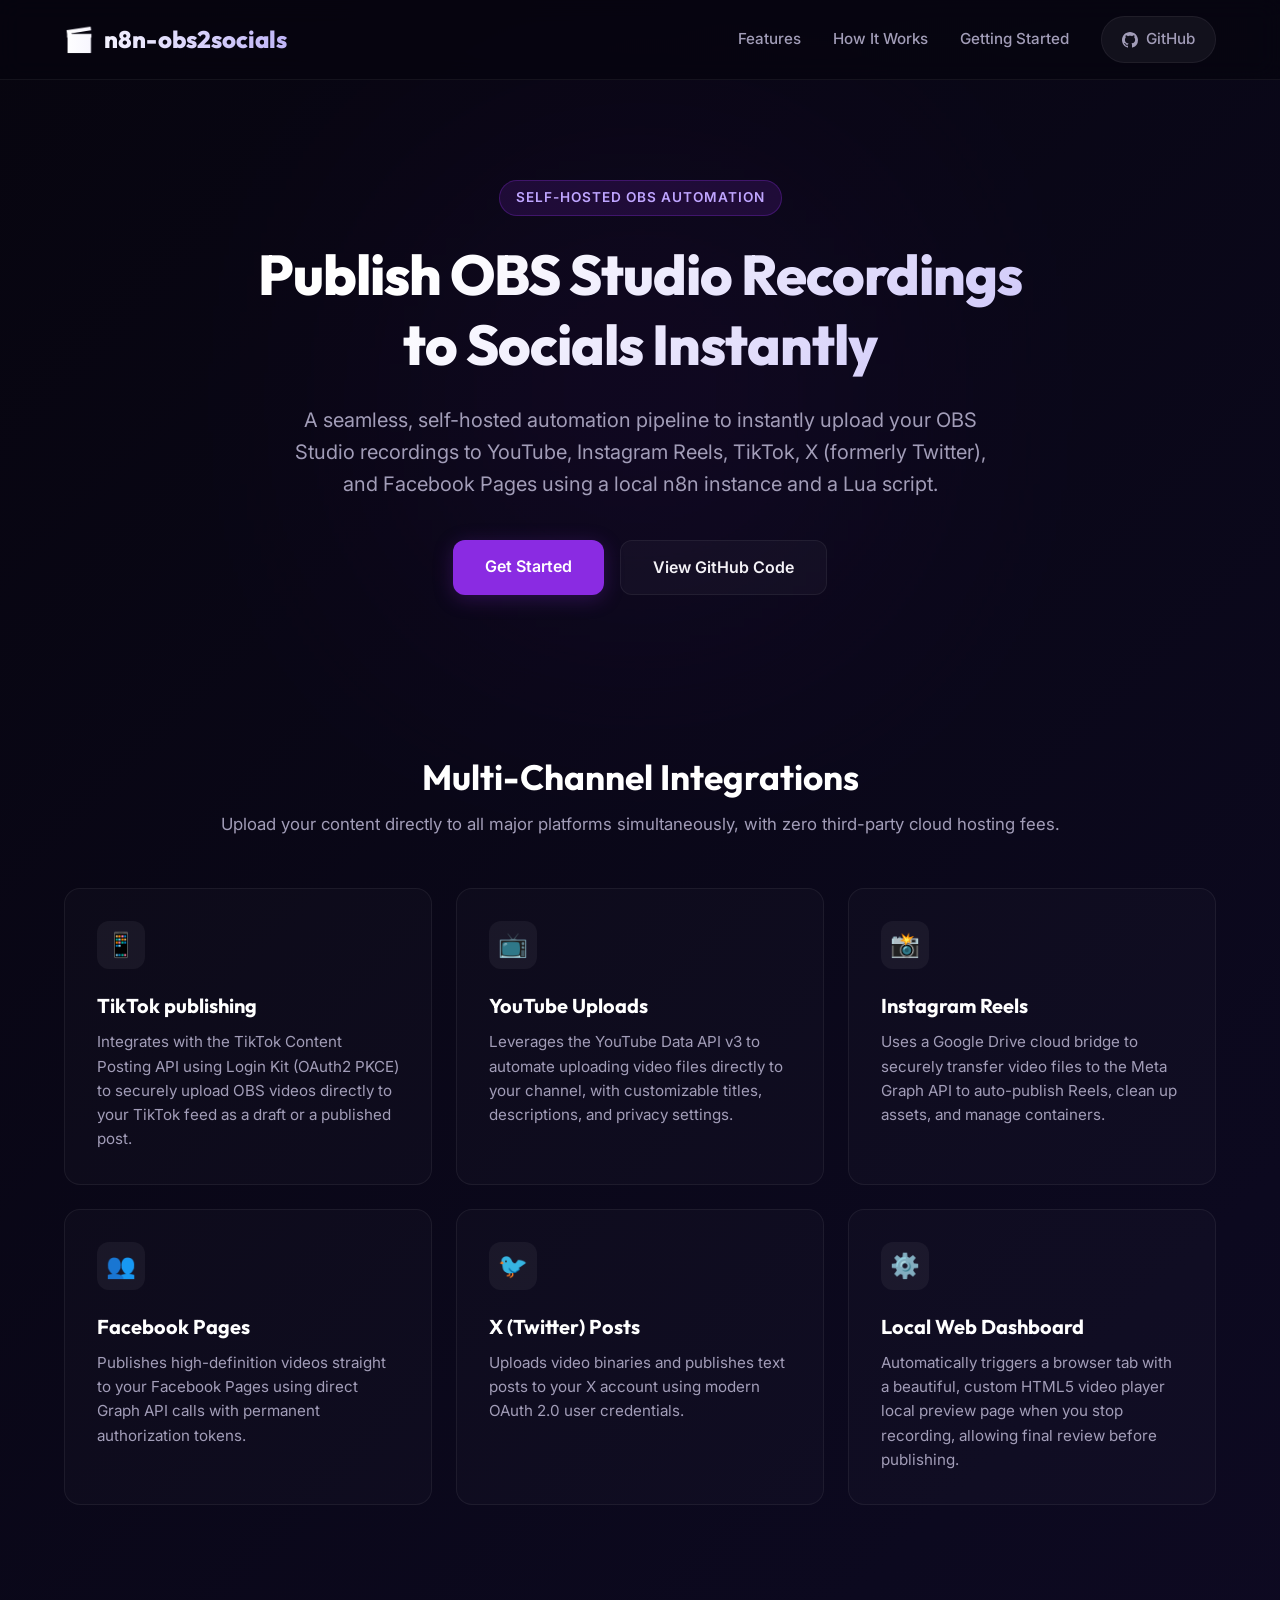
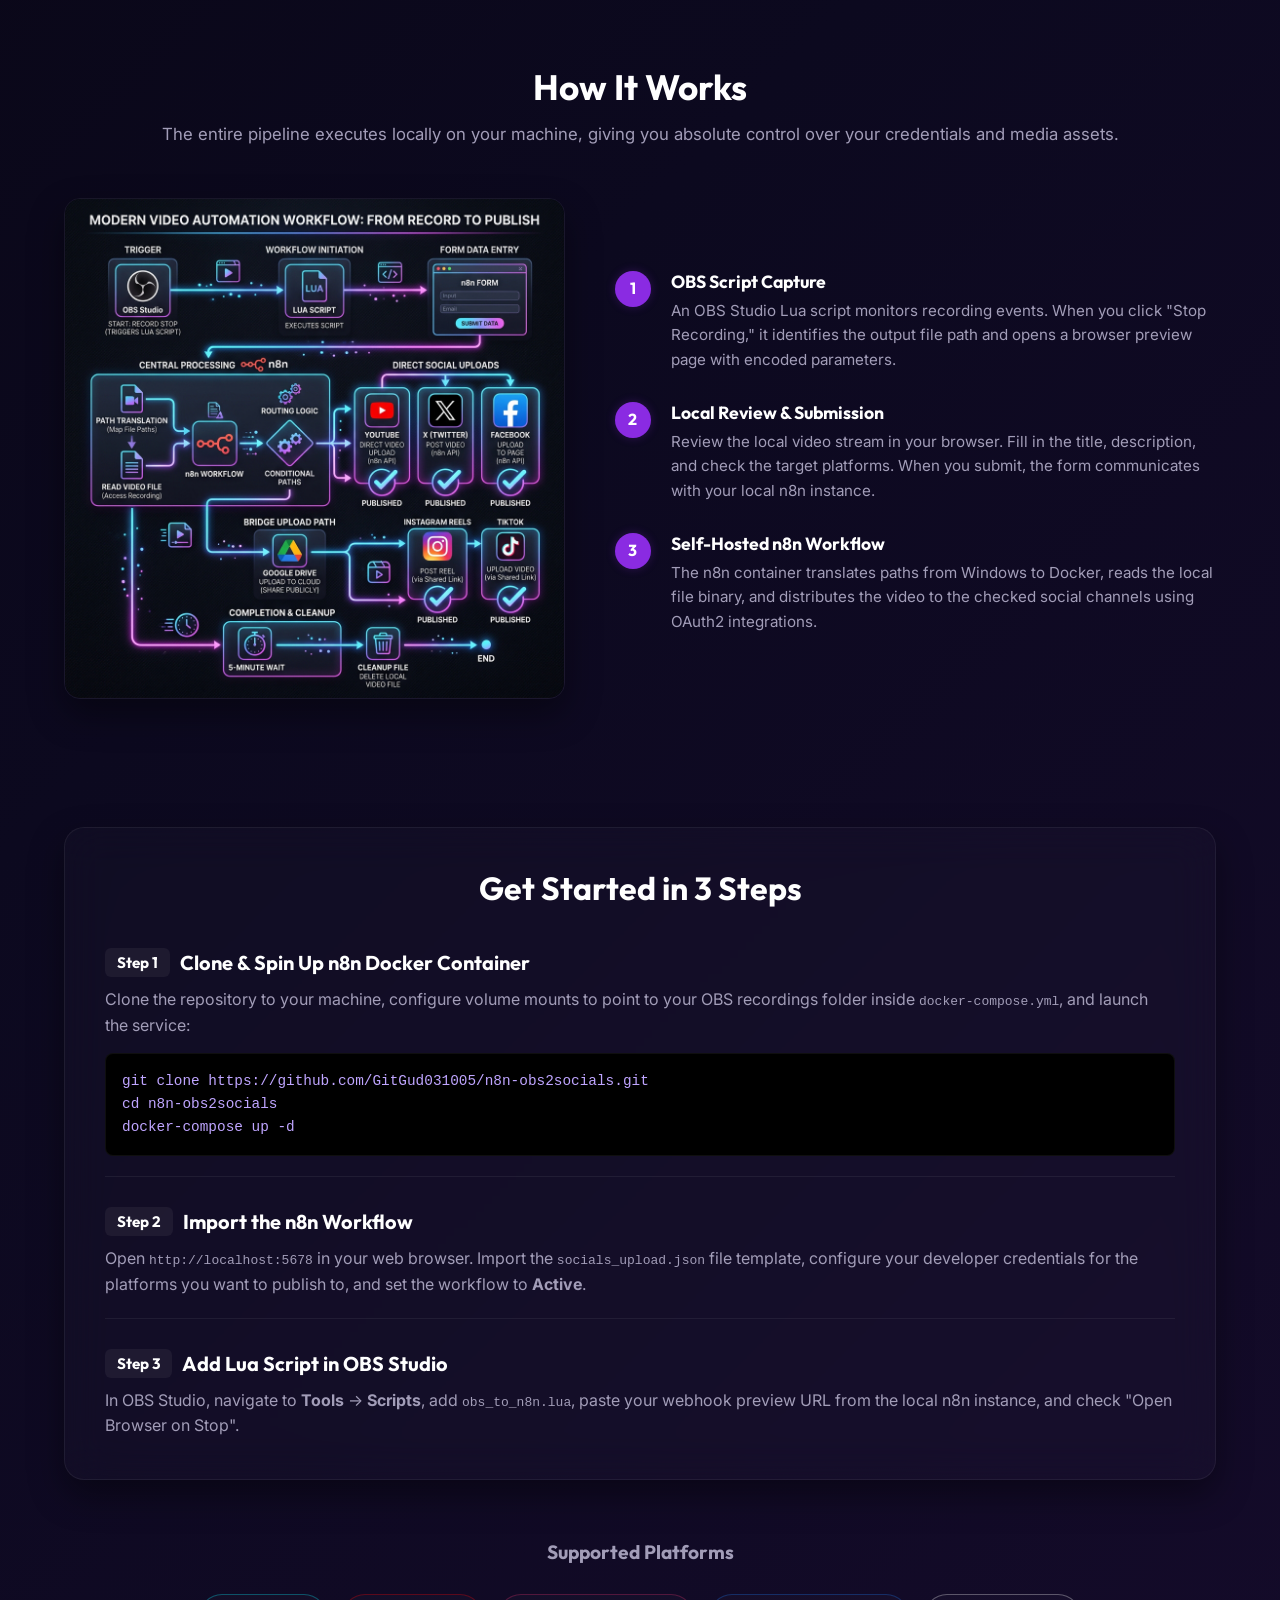
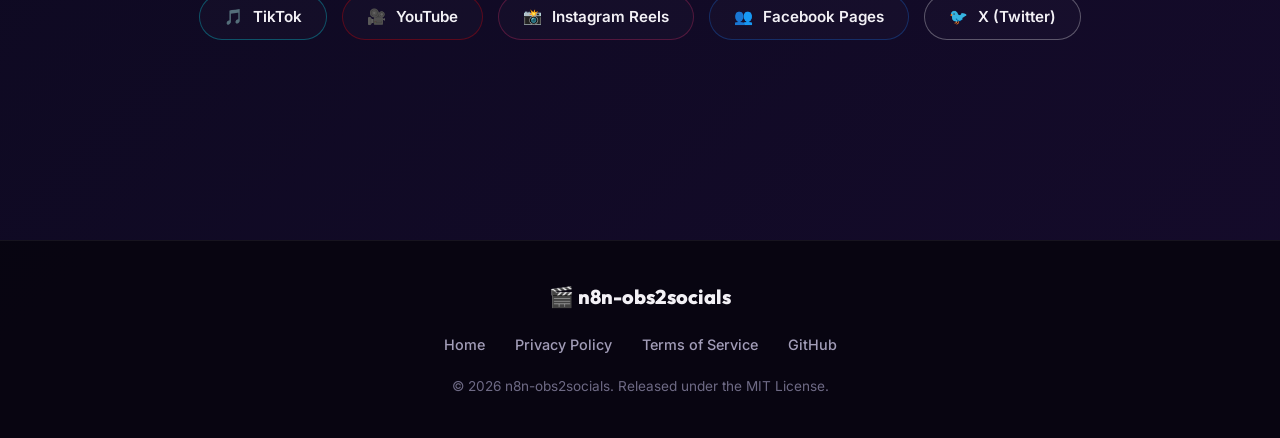
<file: index.html>
<!DOCTYPE html>
<html lang="en">
<head>
    <meta charset="UTF-8">
    <meta name="viewport" content="width=device-width, initial-scale=1.0">
    <title>n8n-obs2socials | Self-Hosted OBS Studio Social Media Automation</title>
    <link rel="stylesheet" href="site_style.css">
</head>
<body>

    <!-- Header Navigation -->
    <header class="site-header">
        <div class="header-container">
            <a href="index.html" class="logo">
                <span>🎬</span> n8n-obs2socials
            </a>
            <nav class="nav-menu">
                <a href="#features">Features</a>
                <a href="#how-it-works">How It Works</a>
                <a href="#get-started">Getting Started</a>
                <a href="https://github.com/GitGud031005/n8n-obs2socials" class="github-btn" target="_blank">
                    <svg height="16" width="16" viewBox="0 0 16 16" fill="currentColor" style="vertical-align: middle;">
                        <path d="M8 0C3.58 0 0 3.58 0 8c0 3.54 2.29 6.53 5.47 7.59.4.07.55-.17.55-.38 0-.19-.01-.82-.01-1.49-2.01.37-2.53-.49-2.69-.94-.09-.23-.48-.94-.82-1.13-.28-.15-.68-.52-.01-.53.63-.01 1.08.58 1.23.82.72 1.21 1.87.87 2.33.66.07-.52.28-.87.51-1.07-1.78-.2-3.64-.89-3.64-3.95 0-.87.31-1.59.82-2.15-.08-.2-.36-1.02.08-2.12 0 0 .67-.21 2.2.82.64-.18 1.32-.27 2-.27.68 0 1.36.09 2 .27 1.53-1.04 2.2-.82 2.2-.82.44 1.1.16 1.92.08 2.12.51.56.82 1.27.82 2.15 0 3.07-1.87 3.75-3.65 3.95.29.25.54.73.54 1.48 0 1.07-.01 1.93-.01 2.2 0 .21.15.46.55.38A8.013 8.013 0 0016 8c0-4.42-3.58-8-8-8z"></path>
                    </svg> GitHub
                </a>
            </nav>
        </div>
    </header>

    <div class="page-container">
        <!-- Hero Section -->
        <section class="hero">
            <span class="badge">Self-Hosted OBS Automation</span>
            <h1>Publish OBS Studio Recordings<br>to Socials Instantly</h1>
            <p>
                A seamless, self-hosted automation pipeline to instantly upload your OBS Studio recordings to YouTube, Instagram Reels, TikTok, X (formerly Twitter), and Facebook Pages using a local n8n instance and a Lua script.
            </p>
            <div class="cta-group">
                <a href="#get-started" class="btn-primary">Get Started</a>
                <a href="https://github.com/GitGud031005/n8n-obs2socials" class="btn-secondary" target="_blank">View GitHub Code</a>
            </div>
        </section>

        <!-- Features Section -->
        <section class="features-section" id="features">
            <div class="section-title">
                <h2>Multi-Channel Integrations</h2>
                <p>Upload your content directly to all major platforms simultaneously, with zero third-party cloud hosting fees.</p>
            </div>
            
            <div class="features-grid">
                <div class="feature-card">
                    <div class="feature-icon-wrapper" style="color: var(--tt-color);">📱</div>
                    <h3>TikTok publishing</h3>
                    <p>Integrates with the TikTok Content Posting API using Login Kit (OAuth2 PKCE) to securely upload OBS videos directly to your TikTok feed as a draft or a published post.</p>
                </div>
                
                <div class="feature-card">
                    <div class="feature-icon-wrapper" style="color: var(--yt-color);">📺</div>
                    <h3>YouTube Uploads</h3>
                    <p>Leverages the YouTube Data API v3 to automate uploading video files directly to your channel, with customizable titles, descriptions, and privacy settings.</p>
                </div>

                <div class="feature-card">
                    <div class="feature-icon-wrapper" style="color: var(--ig-color);">📸</div>
                    <h3>Instagram Reels</h3>
                    <p>Uses a Google Drive cloud bridge to securely transfer video files to the Meta Graph API to auto-publish Reels, clean up assets, and manage containers.</p>
                </div>

                <div class="feature-card">
                    <div class="feature-icon-wrapper" style="color: var(--fb-color);">👥</div>
                    <h3>Facebook Pages</h3>
                    <p>Publishes high-definition videos straight to your Facebook Pages using direct Graph API calls with permanent authorization tokens.</p>
                </div>

                <div class="feature-card">
                    <div class="feature-icon-wrapper" style="color: var(--x-color);">🐦</div>
                    <h3>X (Twitter) Posts</h3>
                    <p>Uploads video binaries and publishes text posts to your X account using modern OAuth 2.0 user credentials.</p>
                </div>

                <div class="feature-card">
                    <div class="feature-icon-wrapper" style="color: var(--accent-hover);">⚙️</div>
                    <h3>Local Web Dashboard</h3>
                    <p>Automatically triggers a browser tab with a beautiful, custom HTML5 video player local preview page when you stop recording, allowing final review before publishing.</p>
                </div>
            </div>
        </section>

        <!-- How It Works Section -->
        <section class="workflow-section" id="how-it-works">
            <div class="section-title">
                <h2>How It Works</h2>
                <p>The entire pipeline executes locally on your machine, giving you absolute control over your credentials and media assets.</p>
            </div>
            
            <div class="workflow-layout">
                <div>
                    <img src="workflow_diagram.png" alt="n8n-obs2socials Workflow Diagram" class="workflow-image">
                </div>
                <div class="workflow-steps">
                    <div class="step-item">
                        <div class="step-num">1</div>
                        <div class="step-details">
                            <h4>OBS Script Capture</h4>
                            <p>An OBS Studio Lua script monitors recording events. When you click "Stop Recording," it identifies the output file path and opens a browser preview page with encoded parameters.</p>
                        </div>
                    </div>
                    
                    <div class="step-item">
                        <div class="step-num">2</div>
                        <div class="step-details">
                            <h4>Local Review & Submission</h4>
                            <p>Review the local video stream in your browser. Fill in the title, description, and check the target platforms. When you submit, the form communicates with your local n8n instance.</p>
                        </div>
                    </div>

                    <div class="step-item">
                        <div class="step-num">3</div>
                        <div class="step-details">
                            <h4>Self-Hosted n8n Workflow</h4>
                            <p>The n8n container translates paths from Windows to Docker, reads the local file binary, and distributes the video to the checked social channels using OAuth2 integrations.</p>
                        </div>
                    </div>
                </div>
            </div>
        </section>

        <!-- Getting Started Section -->
        <section class="glass-card" id="get-started" style="margin-top: 40px;">
            <h2 style="font-size: 2rem; margin-bottom: 20px; text-align: center;">Get Started in 3 Steps</h2>
            
            <div style="display: flex; flex-direction: column; gap: 30px; margin-top: 40px;">
                <div style="border-bottom: 1px solid var(--card-border); padding-bottom: 20px;">
                    <h3 style="font-size: 1.25rem; margin-bottom: 10px; display: flex; align-items: center; gap: 10px;">
                        <span style="background: rgba(255, 255, 255, 0.05); padding: 5px 12px; border-radius: 6px; font-size: 0.95rem;">Step 1</span>
                        Clone & Spin Up n8n Docker Container
                    </h3>
                    <p style="color: var(--text-secondary); margin-bottom: 15px;">
                        Clone the repository to your machine, configure volume mounts to point to your OBS recordings folder inside <code>docker-compose.yml</code>, and launch the service:
                    </p>
                    <pre style="background: #000; padding: 16px; border-radius: 8px; border: 1px solid var(--card-border); overflow-x: auto; font-family: monospace; font-size: 0.9rem; color: #bfa5ff;">git clone https://github.com/GitGud031005/n8n-obs2socials.git
cd n8n-obs2socials
docker-compose up -d</pre>
                </div>

                <div style="border-bottom: 1px solid var(--card-border); padding-bottom: 20px;">
                    <h3 style="font-size: 1.25rem; margin-bottom: 10px; display: flex; align-items: center; gap: 10px;">
                        <span style="background: rgba(255, 255, 255, 0.05); padding: 5px 12px; border-radius: 6px; font-size: 0.95rem;">Step 2</span>
                        Import the n8n Workflow
                    </h3>
                    <p style="color: var(--text-secondary);">
                        Open <code>http://localhost:5678</code> in your web browser. Import the <code>socials_upload.json</code> file template, configure your developer credentials for the platforms you want to publish to, and set the workflow to <strong>Active</strong>.
                    </p>
                </div>

                <div>
                    <h3 style="font-size: 1.25rem; margin-bottom: 10px; display: flex; align-items: center; gap: 10px;">
                        <span style="background: rgba(255, 255, 255, 0.05); padding: 5px 12px; border-radius: 6px; font-size: 0.95rem;">Step 3</span>
                        Add Lua Script in OBS Studio
                    </h3>
                    <p style="color: var(--text-secondary);">
                        In OBS Studio, navigate to <strong>Tools</strong> &rarr; <strong>Scripts</strong>, add <code>obs_to_n8n.lua</code>, paste your webhook preview URL from the local n8n instance, and check "Open Browser on Stop".
                    </p>
                </div>
            </div>
        </section>

        <!-- Platform Badges -->
        <section class="platforms-support">
            <h3 style="font-size: 1.2rem; color: var(--text-secondary);">Supported Platforms</h3>
            <div class="platform-badges">
                <div class="platform-badge" data-platform="tiktok"><span>🎵</span> TikTok</div>
                <div class="platform-badge" data-platform="youtube"><span>🎥</span> YouTube</div>
                <div class="platform-badge" data-platform="instagram"><span>📸</span> Instagram Reels</div>
                <div class="platform-badge" data-platform="facebook"><span>👥</span> Facebook Pages</div>
                <div class="platform-badge" data-platform="x"><span>🐦</span> X (Twitter)</div>
            </div>
        </section>
    </div>

    <!-- Footer -->
    <footer class="site-footer">
        <div class="footer-container">
            <div class="footer-logo">🎬 n8n-obs2socials</div>
            <div class="footer-links">
                <a href="index.html">Home</a>
                <a href="privacy.html">Privacy Policy</a>
                <a href="terms.html">Terms of Service</a>
                <a href="https://github.com/GitGud031005/n8n-obs2socials" target="_blank">GitHub</a>
            </div>
            <div class="footer-copyright">
                &copy; 2026 n8n-obs2socials. Released under the MIT License.
            </div>
        </div>
    </footer>

</body>
</html>
</file>
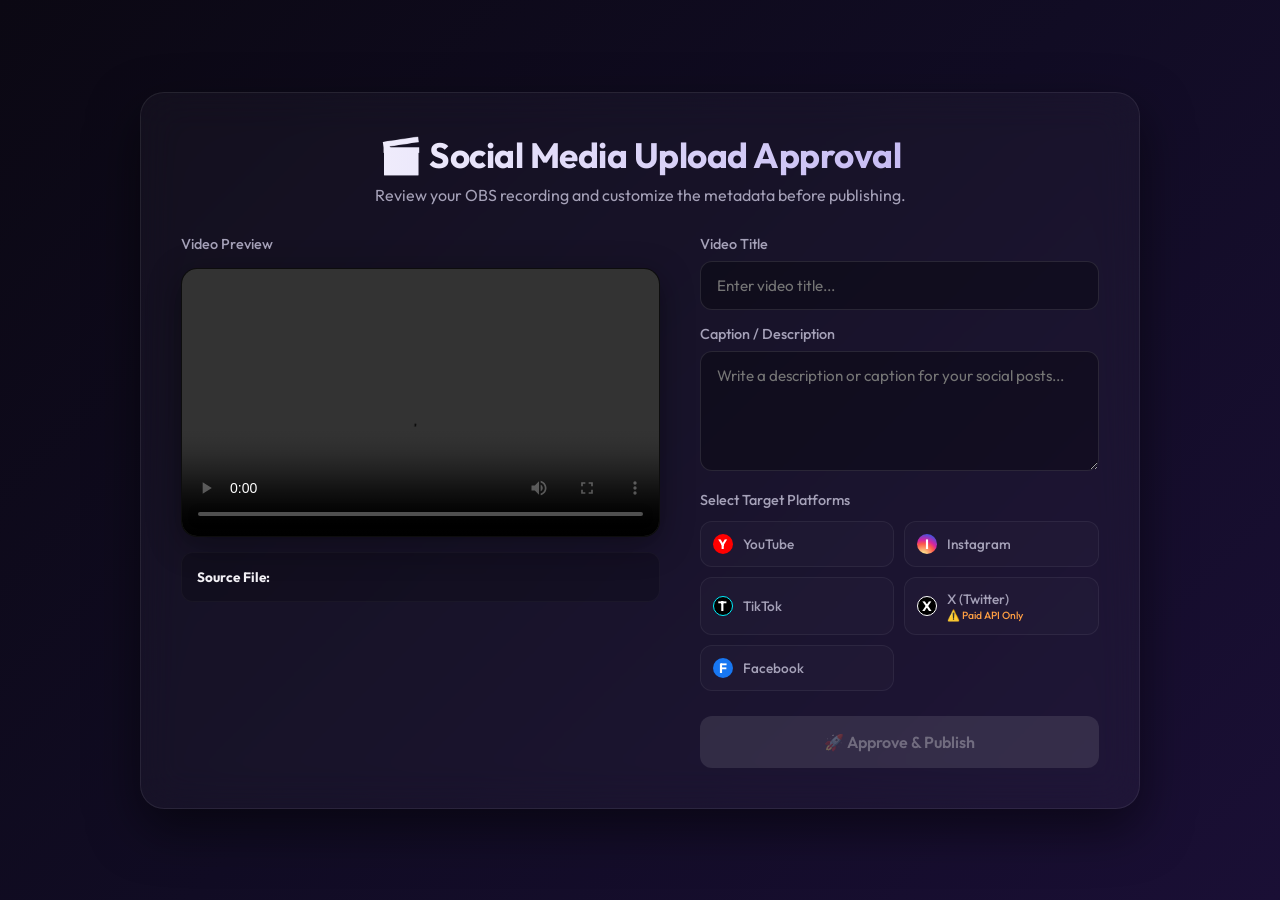
<file: extracted_form.html>
<!DOCTYPE html>
<html lang="en">

<head>
    <meta charset="UTF-8">
    <meta name="viewport" content="width=device-width, initial-scale=1.0">
    <title>Confirm & Approve OBS Recording</title>
    <link rel="preconnect" href="https://fonts.googleapis.com">
    <link rel="preconnect" href="https://fonts.gstatic.com" crossorigin>
    <link href="https://fonts.googleapis.com/css2?family=Outfit:wght@300;400;500;600;700&display=swap" rel="stylesheet">
    <style>
        :root {
            --bg-gradient: linear-gradient(135deg, #0b0813 0%, #110c24 50%, #1a0f35 100%);
            --card-bg: rgba(255, 255, 255, 0.03);
            --card-border: rgba(255, 255, 255, 0.08);
            --text-primary: #f3f1f6;
            --text-secondary: #a5a1b8;
            --accent-primary: #8a2be2;
            --accent-glow: rgba(138, 43, 226, 0.3);
            --accent-hover: #9b42f5;
            --yt-color: #ff0000;
            --ig-color: #e1306c;
            --tt-color: #00f2fe;
            --x-color: #ffffff;
            --fb-color: #1877f2;
        }

        * {
            box-sizing: border-box;
            margin: 0;
            padding: 0;
        }

        body {
            font-family: 'Outfit', sans-serif;
            background: var(--bg-gradient);
            color: var(--text-primary);
            min-height: 100vh;
            display: flex;
            justify-content: center;
            align-items: center;
            padding: 20px;
            overflow-x: hidden;
        }

        .container {
            width: 100%;
            max-width: 1000px;
            background: var(--card-bg);
            border: 1px solid var(--card-border);
            border-radius: 24px;
            backdrop-filter: blur(20px);
            -webkit-backdrop-filter: blur(20px);
            padding: 40px;
            box-shadow: 0 20px 50px rgba(0, 0, 0, 0.5);
            display: flex;
            flex-direction: column;
            gap: 30px;
            transition: all 0.5s ease;
        }

        header {
            text-align: center;
        }

        h1 {
            font-size: 2.2rem;
            font-weight: 700;
            letter-spacing: -0.5px;
            background: linear-gradient(to right, #fff, #b7a9f0);
            -webkit-background-clip: text;
            -webkit-text-fill-color: transparent;
            margin-bottom: 8px;
        }

        p.subtitle {
            color: var(--text-secondary);
            font-size: 1rem;
        }

        .content-grid {
            display: grid;
            grid-template-columns: 1.2fr 1fr;
            gap: 40px;
        }

        @media (max-width: 850px) {
            .content-grid {
                grid-template-columns: 1fr;
            }
        }

        .video-section {
            display: flex;
            flex-direction: column;
            gap: 15px;
        }

        .video-wrapper {
            position: relative;
            width: 100%;
            aspect-ratio: 16/9;
            background: #000;
            border-radius: 16px;
            overflow: hidden;
            box-shadow: 0 8px 32px rgba(0, 0, 0, 0.4);
            border: 1px solid rgba(255, 255, 255, 0.05);
        }

        video {
            width: 100%;
            height: 100%;
            object-fit: contain;
        }

        .video-info {
            background: rgba(0, 0, 0, 0.2);
            border-radius: 12px;
            padding: 15px;
            font-size: 0.85rem;
            color: var(--text-secondary);
            border: 1px solid rgba(255, 255, 255, 0.03);
            word-break: break-all;
        }

        .video-info strong {
            color: var(--text-primary);
        }

        .form-section {
            display: flex;
            flex-direction: column;
            gap: 20px;
        }

        .input-group {
            display: flex;
            flex-direction: column;
            gap: 8px;
        }

        label {
            font-size: 0.9rem;
            font-weight: 500;
            color: var(--text-secondary);
        }

        input[type="text"],
        textarea {
            width: 100%;
            background: rgba(0, 0, 0, 0.3);
            border: 1px solid rgba(255, 255, 255, 0.1);
            border-radius: 12px;
            padding: 14px 16px;
            color: #fff;
            font-family: inherit;
            font-size: 0.95rem;
            transition: all 0.3s ease;
        }

        input[type="text"]:focus,
        textarea:focus {
            outline: none;
            border-color: var(--accent-primary);
            box-shadow: 0 0 10px var(--accent-glow);
            background: rgba(0, 0, 0, 0.4);
        }

        textarea {
            height: 120px;
            resize: vertical;
        }

        .platforms-group {
            display: flex;
            flex-direction: column;
            gap: 12px;
        }

        .platform-options {
            display: grid;
            grid-template-columns: repeat(auto-fill, minmax(140px, 1fr));
            gap: 10px;
        }

        .platform-card {
            position: relative;
            background: rgba(255, 255, 255, 0.02);
            border: 1px solid rgba(255, 255, 255, 0.06);
            border-radius: 12px;
            padding: 12px;
            cursor: pointer;
            display: flex;
            align-items: center;
            gap: 10px;
            transition: all 0.3s cubic-bezier(0.4, 0, 0.2, 1);
            user-select: none;
        }

        .platform-card:hover {
            background: rgba(255, 255, 255, 0.05);
            border-color: rgba(255, 255, 255, 0.15);
            transform: translateY(-2px);
        }

        .platform-card input[type="checkbox"] {
            position: absolute;
            opacity: 0;
            cursor: pointer;
            height: 0;
            width: 0;
        }

        .platform-icon {
            width: 20px;
            height: 20px;
            display: flex;
            align-items: center;
            justify-content: center;
            font-weight: bold;
            font-size: 0.85rem;
            border-radius: 50%;
            color: #fff;
        }

        .platform-card[data-platform="YouTube"].active {
            border-color: var(--yt-color);
            box-shadow: 0 0 12px rgba(255, 0, 0, 0.2);
            background: rgba(255, 0, 0, 0.05);
        }

        .platform-card[data-platform="YouTube"] .platform-icon {
            background: var(--yt-color);
        }

        .platform-card[data-platform="Instagram"].active {
            border-color: var(--ig-color);
            box-shadow: 0 0 12px rgba(225, 48, 108, 0.2);
            background: rgba(225, 48, 108, 0.05);
        }

        .platform-card[data-platform="Instagram"] .platform-icon {
            background: radial-gradient(circle at 30% 107%, #fdf497 0%, #fdf497 5%, #fd5949 45%, #d6249f 60%, #285AEB 90%);
        }

        .platform-card[data-platform="TikTok"].active {
            border-color: var(--tt-color);
            box-shadow: 0 0 12px rgba(0, 242, 254, 0.2);
            background: rgba(0, 242, 254, 0.05);
        }

        .platform-card[data-platform="TikTok"] .platform-icon {
            background: #010101;
            border: 1px solid var(--tt-color);
        }

        .platform-card[data-platform="X (Twitter)"].active {
            border-color: var(--x-color);
            box-shadow: 0 0 12px rgba(255, 255, 255, 0.2);
            background: rgba(255, 255, 255, 0.05);
        }

        .platform-card[data-platform="X (Twitter)"] .platform-icon {
            background: #000;
            border: 1px solid #fff;
        }

        .platform-card[data-platform="Facebook"].active {
            border-color: var(--fb-color);
            box-shadow: 0 0 12px rgba(24, 119, 242, 0.2);
            background: rgba(24, 119, 242, 0.05);
        }

        .platform-card[data-platform="Facebook"] .platform-icon {
            background: var(--fb-color);
        }

        .platform-name {
            font-size: 0.85rem;
            font-weight: 500;
        }

        .submit-btn {
            background: var(--accent-primary);
            color: #fff;
            border: none;
            border-radius: 12px;
            padding: 16px;
            font-family: inherit;
            font-size: 1rem;
            font-weight: 600;
            cursor: pointer;
            transition: all 0.3s cubic-bezier(0.4, 0, 0.2, 1);
            display: flex;
            align-items: center;
            justify-content: center;
            gap: 10px;
            box-shadow: 0 4px 15px var(--accent-glow);
            margin-top: 10px;
        }

        .submit-btn:hover {
            background: var(--accent-hover);
            transform: translateY(-1px);
            box-shadow: 0 6px 20px rgba(138, 43, 226, 0.5);
        }

        .submit-btn:active {
            transform: translateY(1px);
        }

        .submit-btn:disabled {
            background: rgba(255, 255, 255, 0.1);
            color: rgba(255, 255, 255, 0.3);
            box-shadow: none;
            cursor: not-allowed;
        }

        .loading-spinner {
            width: 20px;
            height: 20px;
            border: 2px solid rgba(255, 255, 255, 0.3);
            border-radius: 50%;
            border-top-color: #fff;
            animation: spin 0.8s linear infinite;
            display: none;
        }

        @keyframes spin {
            to {
                transform: rotate(360deg);
            }
        }

        .success-state {
            display: none;
            flex-direction: column;
            align-items: center;
            justify-content: center;
            text-align: center;
            padding: 40px 0;
            gap: 20px;
            animation: fadeIn 0.5s ease forwards;
        }

        .success-icon {
            width: 80px;
            height: 80px;
            background: rgba(46, 213, 115, 0.1);
            border: 1px solid rgb(46, 213, 115);
            border-radius: 50%;
            display: flex;
            align-items: center;
            justify-content: center;
            color: rgb(46, 213, 115);
            font-size: 2.5rem;
            box-shadow: 0 0 20px rgba(46, 213, 115, 0.2);
        }

        .success-title {
            font-size: 1.8rem;
            font-weight: 700;
            color: #fff;
        }

        .success-desc {
            color: var(--text-secondary);
            max-width: 450px;
            line-height: 1.6;
        }

        @keyframes fadeIn {
            from {
                opacity: 0;
                transform: translateY(10px);
            }

            to {
                opacity: 1;
                transform: translateY(0);
            }
        }
    </style>
</head>

<body>
    <div class="container" id="main-container">
        <header>
            <h1>🎬 Social Media Upload Approval</h1>
            <p class="subtitle">Review your OBS recording and customize the metadata before publishing.</p>
        </header>

        <div class="content-grid" id="workflow-content">
            <div class="video-section">
                <label>Video Preview</label>
                <div class="video-wrapper">
                    <video id="video-player" controls preload="metadata">
                        <source src="" type="video/mp4">
                        Your browser does not support the video tag.
                    </video>
                </div>
                <div class="video-info">
                    <strong>Source File:</strong> <span id="file-path-text">C:\path\to\video.mp4</span>
                </div>
            </div>

            <div class="form-section">
                <form id="approval-form">
                    <input type="hidden" id="video_path" name="video_path">

                    <div class="input-group">
                        <label for="title">Video Title</label>
                        <input type="text" id="title" name="title" required placeholder="Enter video title...">
                    </div>

                    <div class="input-group" style="margin-top: 15px;">
                        <label for="description">Caption / Description</label>
                        <textarea id="description" name="description"
                            placeholder="Write a description or caption for your social posts..."></textarea>
                    </div>

                    <div class="platforms-group" style="margin-top: 20px;">
                        <label>Select Target Platforms</label>
                        <div class="platform-options">
                            <label class="platform-card" data-platform="YouTube">
                                <input type="checkbox" name="platforms" value="YouTube">
                                <div class="platform-icon">Y</div>
                                <span class="platform-name">YouTube</span>
                            </label>
                            <label class="platform-card" data-platform="Instagram">
                                <input type="checkbox" name="platforms" value="Instagram">
                                <div class="platform-icon">I</div>
                                <span class="platform-name">Instagram</span>
                            </label>
                            <label class="platform-card" data-platform="TikTok">
                                <input type="checkbox" name="platforms" value="TikTok">
                                <div class="platform-icon">T</div>
                                <span class="platform-name">TikTok</span>
                            </label>
                            <label class="platform-card" data-platform="X (Twitter)">
                                <input type="checkbox" name="platforms" value="X (Twitter)">
                                <div class="platform-icon">X</div>
                                <div style="display: flex; flex-direction: column; align-items: flex-start;">
                                    <span class="platform-name">X (Twitter)</span>
                                    <span
                                        style="font-size: 0.65rem; color: #ff9f43; font-weight: 500; margin-top: 1px;">⚠️
                                        Paid API Only</span>
                                </div>
                            </label>
                            <label class="platform-card" data-platform="Facebook">
                                <input type="checkbox" name="platforms" value="Facebook">
                                <div class="platform-icon">F</div>
                                <span class="platform-name">Facebook</span>
                            </label>
                        </div>
                    </div>

                    <button type="submit" class="submit-btn" id="submit-btn" style="width: 100%; margin-top: 25px;">
                        <div class="loading-spinner" id="spinner"></div>
                        <span id="btn-text">🚀 Approve & Publish</span>
                    </button>
                </form>
            </div>
        </div>

        <div class="success-state" id="success-screen">
            <div class="success-icon">✓</div>
            <h2 class="success-title">Upload Pipeline Started</h2>
            <p class="success-desc">
                Your video is now being processed and uploaded to the selected social platforms.
                You can safely close this tab or return to OBS.
            </p>
        </div>
    </div>

    <script>
        const urlParams = new URLSearchParams(window.location.search);
        const rawVideoPath = urlParams.get('video_path') || '';
        const rawTitle = urlParams.get('title') || '';

        document.getElementById('video_path').value = rawVideoPath;
        document.getElementById('file-path-text').textContent = rawVideoPath;
        document.getElementById('title').value = rawTitle;

        // Dynamically resolve webhook base path (handles /webhook-test/ and /webhook/ automatically)
        const isTest = window.location.pathname.includes('/webhook-test/');
        const webhookBase = isTest ? '/webhook-test/' : '/webhook/';

        if (rawVideoPath) {
            const encodedPath = encodeURIComponent(rawVideoPath);
            const videoUrl = `${webhookBase}obs-stream-video?video_path=${encodedPath}`;
            const videoPlayer = document.getElementById('video-player');
            videoPlayer.querySelector('source').src = videoUrl;
            videoPlayer.load();
        }

        const cards = document.querySelectorAll('.platform-card');
        cards.forEach(card => {
            const checkbox = card.querySelector('input[type="checkbox"]');

            checkbox.addEventListener('change', () => {
                if (checkbox.checked) {
                    card.classList.add('active');
                } else {
                    card.classList.remove('active');
                }
                validateForm();
            });
            // Removed the custom click listener to prevent the double-toggling bug on label clicks
        });

        const submitBtn = document.getElementById('submit-btn');
        function validateForm() {
            const checkedPlatforms = document.querySelectorAll('input[name="platforms"]:checked');
            submitBtn.disabled = checkedPlatforms.length === 0;
        }

        validateForm();

        const form = document.getElementById('approval-form');
        form.addEventListener('submit', async (e) => {
            e.preventDefault();

            const spinner = document.getElementById('spinner');
            const btnText = document.getElementById('btn-text');
            spinner.style.display = 'block';
            btnText.textContent = 'Processing...';
            submitBtn.disabled = true;

            const selectedPlatforms = Array.from(document.querySelectorAll('input[name="platforms"]:checked')).map(cb => cb.value);

            const payload = {
                video_path: document.getElementById('video_path').value,
                title: document.getElementById('title').value,
                description: document.getElementById('description').value,
                platforms: selectedPlatforms
            };

            try {
                const response = await fetch(`${webhookBase}obs-approve`, {
                    method: 'POST',
                    headers: {
                        'Content-Type': 'application/json'
                    },
                    body: JSON.stringify(payload)
                });

                if (response.ok) {
                    document.getElementById('workflow-content').style.display = 'none';
                    document.getElementById('success-screen').style.display = 'flex';
                } else {
                    alert('Error starting upload pipeline. Please check n8n connections.');
                    resetButton();
                }
            } catch (err) {
                console.error(err);
                alert('Connection to n8n server failed.');
                resetButton();
            }
        });

        function resetButton() {
            const spinner = document.getElementById('spinner');
            const btnText = document.getElementById('btn-text');
            spinner.style.display = 'none';
            btnText.textContent = '🚀 Approve & Publish';
            submitBtn.disabled = false;
            validateForm();
        }
    </script>
</body>

</html>
</file>
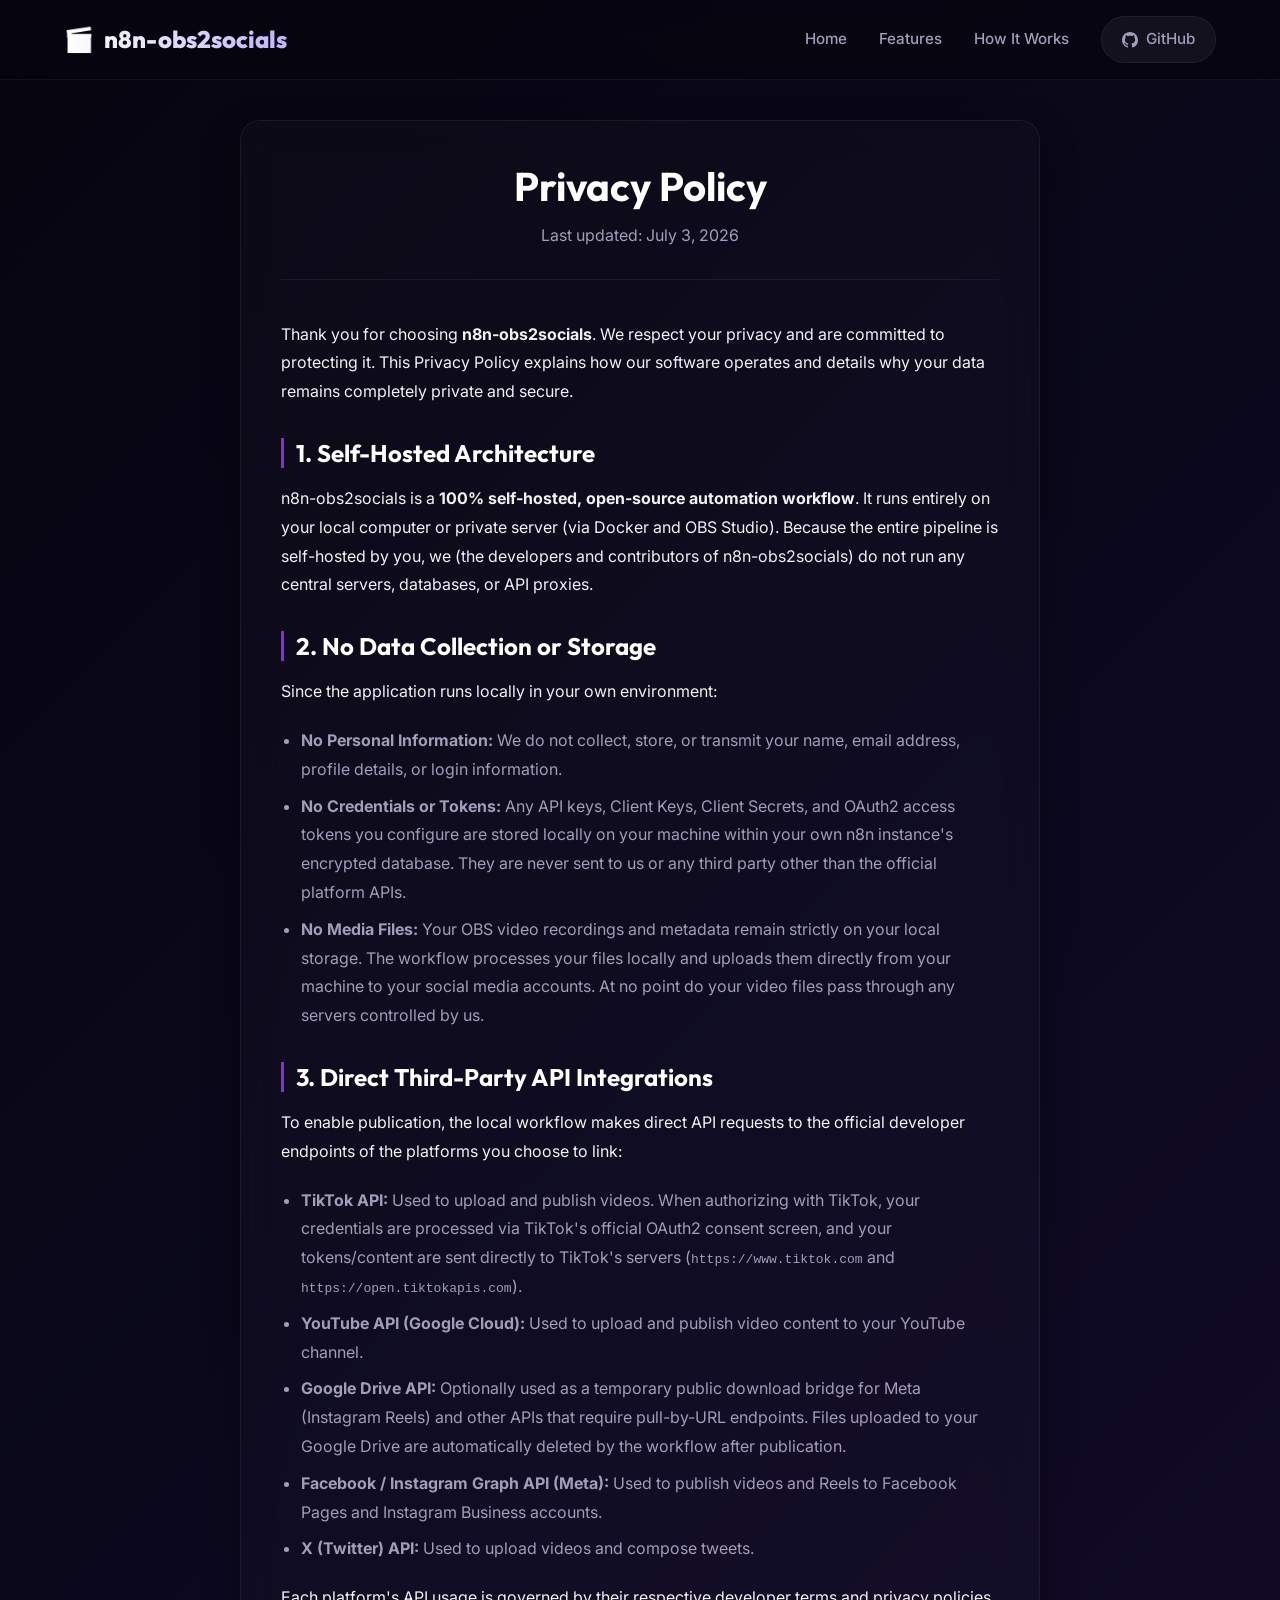
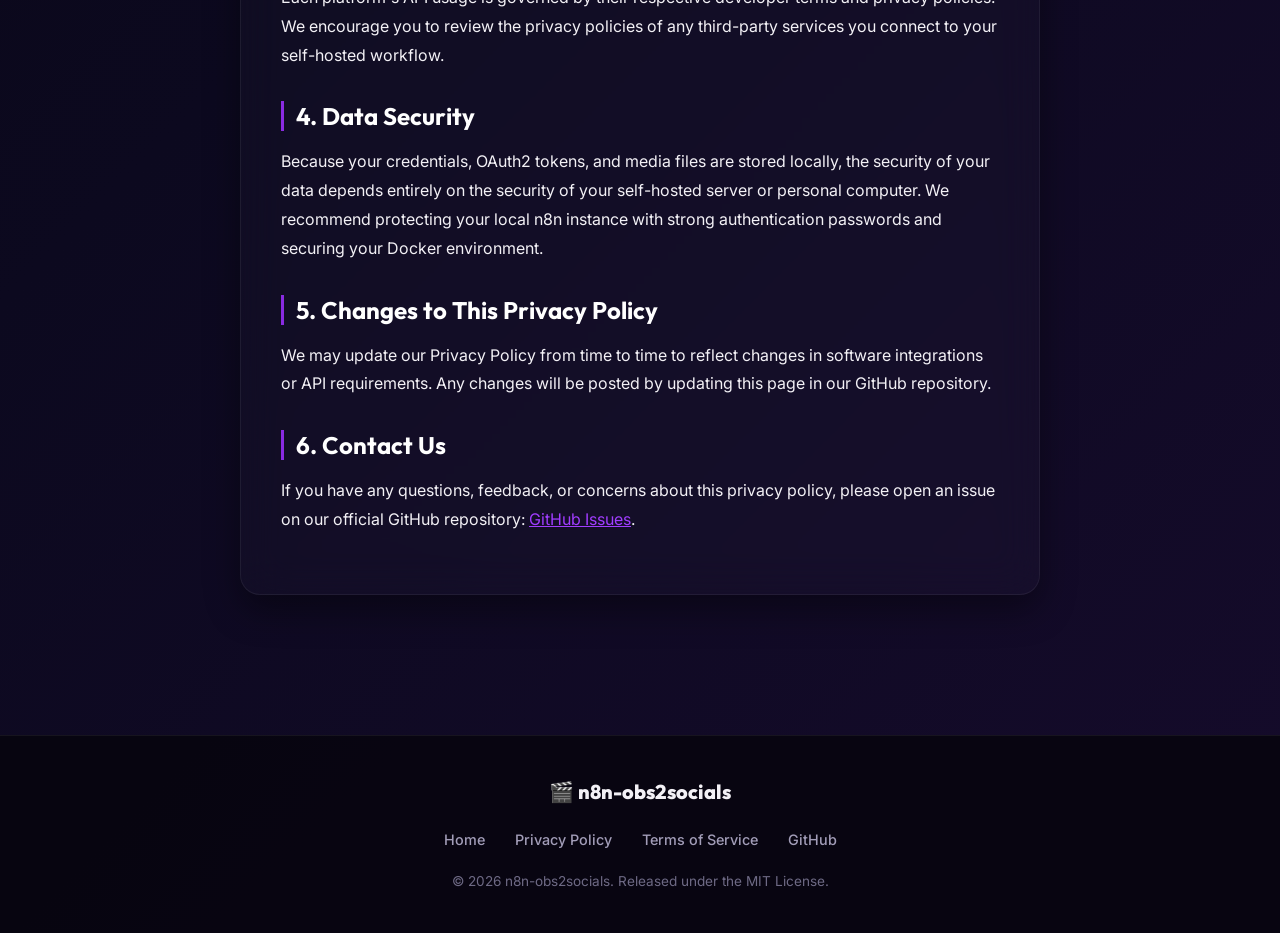
<file: privacy.html>
<!DOCTYPE html>
<html lang="en">
<head>
    <meta charset="UTF-8">
    <meta name="viewport" content="width=device-width, initial-scale=1.0">
    <title>Privacy Policy | n8n-obs2socials</title>
    <link rel="stylesheet" href="site_style.css">
</head>
<body>

    <!-- Header Navigation -->
    <header class="site-header">
        <div class="header-container">
            <a href="index.html" class="logo">
                <span>🎬</span> n8n-obs2socials
            </a>
            <nav class="nav-menu">
                <a href="index.html">Home</a>
                <a href="index.html#features">Features</a>
                <a href="index.html#how-it-works">How It Works</a>
                <a href="https://github.com/GitGud031005/n8n-obs2socials" class="github-btn" target="_blank">
                    <svg height="16" width="16" viewBox="0 0 16 16" fill="currentColor" style="vertical-align: middle;">
                        <path d="M8 0C3.58 0 0 3.58 0 8c0 3.54 2.29 6.53 5.47 7.59.4.07.55-.17.55-.38 0-.19-.01-.82-.01-1.49-2.01.37-2.53-.49-2.69-.94-.09-.23-.48-.94-.82-1.13-.28-.15-.68-.52-.01-.53.63-.01 1.08.58 1.23.82.72 1.21 1.87.87 2.33.66.07-.52.28-.87.51-1.07-1.78-.2-3.64-.89-3.64-3.95 0-.87.31-1.59.82-2.15-.08-.2-.36-1.02.08-2.12 0 0 .67-.21 2.2.82.64-.18 1.32-.27 2-.27.68 0 1.36.09 2 .27 1.53-1.04 2.2-.82 2.2-.82.44 1.1.16 1.92.08 2.12.51.56.82 1.27.82 2.15 0 3.07-1.87 3.75-3.65 3.95.29.25.54.73.54 1.48 0 1.07-.01 1.93-.01 2.2 0 .21.15.46.55.38A8.013 8.013 0 0016 8c0-4.42-3.58-8-8-8z"></path>
                    </svg> GitHub
                </a>
            </nav>
        </div>
    </header>

    <div class="page-container">
        <div class="glass-card legal-layout">
            <div class="legal-header">
                <h1>Privacy Policy</h1>
                <p>Last updated: July 3, 2026</p>
            </div>
            
            <div class="legal-content">
                <p>Thank you for choosing <strong>n8n-obs2socials</strong>. We respect your privacy and are committed to protecting it. This Privacy Policy explains how our software operates and details why your data remains completely private and secure.</p>

                <h2>1. Self-Hosted Architecture</h2>
                <p>n8n-obs2socials is a <strong>100% self-hosted, open-source automation workflow</strong>. It runs entirely on your local computer or private server (via Docker and OBS Studio). Because the entire pipeline is self-hosted by you, we (the developers and contributors of n8n-obs2socials) do not run any central servers, databases, or API proxies.</p>

                <h2>2. No Data Collection or Storage</h2>
                <p>Since the application runs locally in your own environment:</p>
                <ul>
                    <li><strong>No Personal Information:</strong> We do not collect, store, or transmit your name, email address, profile details, or login information.</li>
                    <li><strong>No Credentials or Tokens:</strong> Any API keys, Client Keys, Client Secrets, and OAuth2 access tokens you configure are stored locally on your machine within your own n8n instance's encrypted database. They are never sent to us or any third party other than the official platform APIs.</li>
                    <li><strong>No Media Files:</strong> Your OBS video recordings and metadata remain strictly on your local storage. The workflow processes your files locally and uploads them directly from your machine to your social media accounts. At no point do your video files pass through any servers controlled by us.</li>
                </ul>

                <h2>3. Direct Third-Party API Integrations</h2>
                <p>To enable publication, the local workflow makes direct API requests to the official developer endpoints of the platforms you choose to link:</p>
                <ul>
                    <li><strong>TikTok API:</strong> Used to upload and publish videos. When authorizing with TikTok, your credentials are processed via TikTok's official OAuth2 consent screen, and your tokens/content are sent directly to TikTok's servers (<code>https://www.tiktok.com</code> and <code>https://open.tiktokapis.com</code>).</li>
                    <li><strong>YouTube API (Google Cloud):</strong> Used to upload and publish video content to your YouTube channel.</li>
                    <li><strong>Google Drive API:</strong> Optionally used as a temporary public download bridge for Meta (Instagram Reels) and other APIs that require pull-by-URL endpoints. Files uploaded to your Google Drive are automatically deleted by the workflow after publication.</li>
                    <li><strong>Facebook / Instagram Graph API (Meta):</strong> Used to publish videos and Reels to Facebook Pages and Instagram Business accounts.</li>
                    <li><strong>X (Twitter) API:</strong> Used to upload videos and compose tweets.</li>
                </ul>
                <p>Each platform's API usage is governed by their respective developer terms and privacy policies. We encourage you to review the privacy policies of any third-party services you connect to your self-hosted workflow.</p>

                <h2>4. Data Security</h2>
                <p>Because your credentials, OAuth2 tokens, and media files are stored locally, the security of your data depends entirely on the security of your self-hosted server or personal computer. We recommend protecting your local n8n instance with strong authentication passwords and securing your Docker environment.</p>

                <h2>5. Changes to This Privacy Policy</h2>
                <p>We may update our Privacy Policy from time to time to reflect changes in software integrations or API requirements. Any changes will be posted by updating this page in our GitHub repository.</p>

                <h2>6. Contact Us</h2>
                <p>If you have any questions, feedback, or concerns about this privacy policy, please open an issue on our official GitHub repository: <a href="https://github.com/GitGud031005/n8n-obs2socials" target="_blank" style="color: var(--accent-hover); text-decoration: underline;">GitHub Issues</a>.</p>
            </div>
        </div>
    </div>

    <!-- Footer -->
    <footer class="site-footer">
        <div class="footer-container">
            <div class="footer-logo">🎬 n8n-obs2socials</div>
            <div class="footer-links">
                <a href="index.html">Home</a>
                <a href="privacy.html">Privacy Policy</a>
                <a href="terms.html">Terms of Service</a>
                <a href="https://github.com/GitGud031005/n8n-obs2socials" target="_blank">GitHub</a>
            </div>
            <div class="footer-copyright">
                &copy; 2026 n8n-obs2socials. Released under the MIT License.
            </div>
        </div>
    </footer>

</body>
</html>
</file>
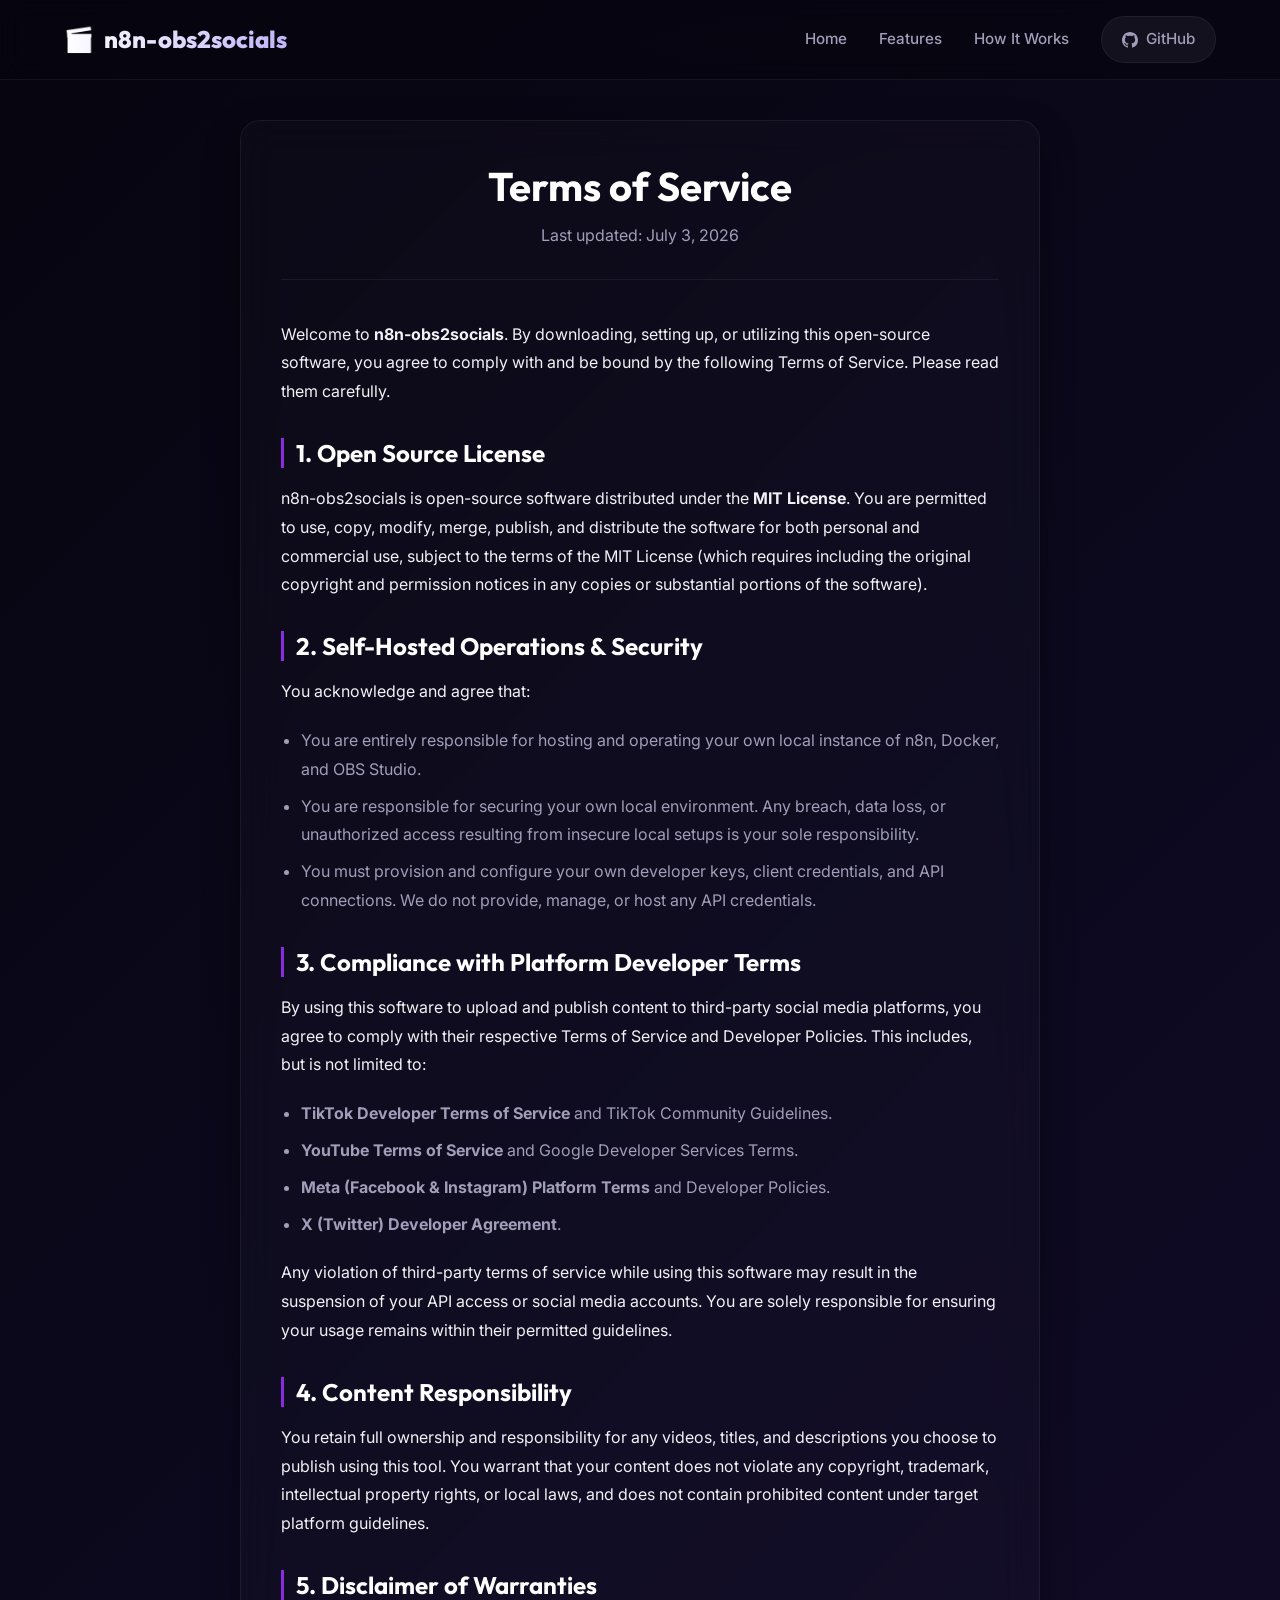
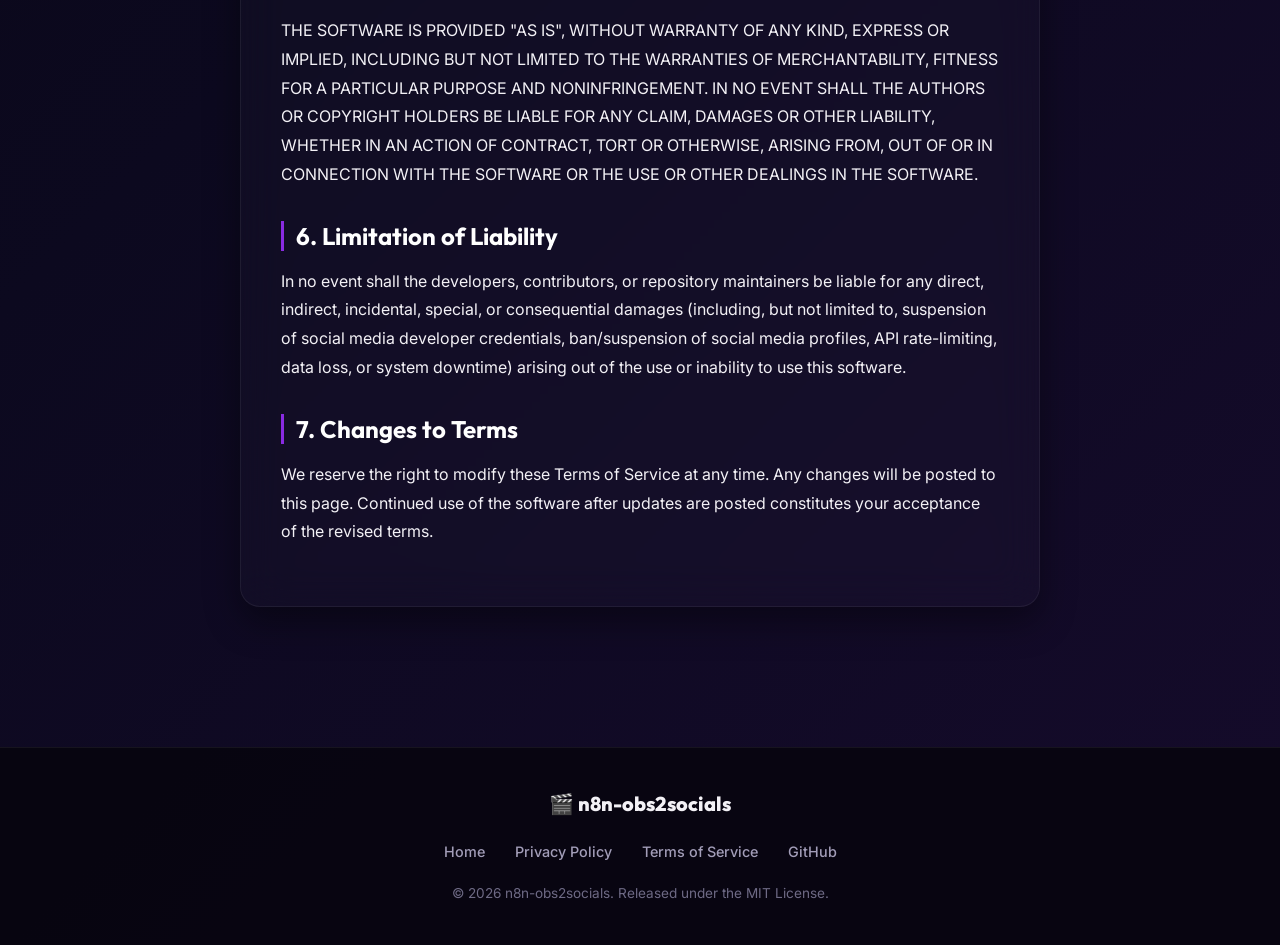
<file: terms.html>
<!DOCTYPE html>
<html lang="en">
<head>
    <meta charset="UTF-8">
    <meta name="viewport" content="width=device-width, initial-scale=1.0">
    <title>Terms of Service | n8n-obs2socials</title>
    <link rel="stylesheet" href="site_style.css">
</head>
<body>

    <!-- Header Navigation -->
    <header class="site-header">
        <div class="header-container">
            <a href="index.html" class="logo">
                <span>🎬</span> n8n-obs2socials
            </a>
            <nav class="nav-menu">
                <a href="index.html">Home</a>
                <a href="index.html#features">Features</a>
                <a href="index.html#how-it-works">How It Works</a>
                <a href="https://github.com/GitGud031005/n8n-obs2socials" class="github-btn" target="_blank">
                    <svg height="16" width="16" viewBox="0 0 16 16" fill="currentColor" style="vertical-align: middle;">
                        <path d="M8 0C3.58 0 0 3.58 0 8c0 3.54 2.29 6.53 5.47 7.59.4.07.55-.17.55-.38 0-.19-.01-.82-.01-1.49-2.01.37-2.53-.49-2.69-.94-.09-.23-.48-.94-.82-1.13-.28-.15-.68-.52-.01-.53.63-.01 1.08.58 1.23.82.72 1.21 1.87.87 2.33.66.07-.52.28-.87.51-1.07-1.78-.2-3.64-.89-3.64-3.95 0-.87.31-1.59.82-2.15-.08-.2-.36-1.02.08-2.12 0 0 .67-.21 2.2.82.64-.18 1.32-.27 2-.27.68 0 1.36.09 2 .27 1.53-1.04 2.2-.82 2.2-.82.44 1.1.16 1.92.08 2.12.51.56.82 1.27.82 2.15 0 3.07-1.87 3.75-3.65 3.95.29.25.54.73.54 1.48 0 1.07-.01 1.93-.01 2.2 0 .21.15.46.55.38A8.013 8.013 0 0016 8c0-4.42-3.58-8-8-8z"></path>
                    </svg> GitHub
                </a>
            </nav>
        </div>
    </header>

    <div class="page-container">
        <div class="glass-card legal-layout">
            <div class="legal-header">
                <h1>Terms of Service</h1>
                <p>Last updated: July 3, 2026</p>
            </div>
            
            <div class="legal-content">
                <p>Welcome to <strong>n8n-obs2socials</strong>. By downloading, setting up, or utilizing this open-source software, you agree to comply with and be bound by the following Terms of Service. Please read them carefully.</p>

                <h2>1. Open Source License</h2>
                <p>n8n-obs2socials is open-source software distributed under the <strong>MIT License</strong>. You are permitted to use, copy, modify, merge, publish, and distribute the software for both personal and commercial use, subject to the terms of the MIT License (which requires including the original copyright and permission notices in any copies or substantial portions of the software).</p>

                <h2>2. Self-Hosted Operations & Security</h2>
                <p>You acknowledge and agree that:</p>
                <ul>
                    <li>You are entirely responsible for hosting and operating your own local instance of n8n, Docker, and OBS Studio.</li>
                    <li>You are responsible for securing your own local environment. Any breach, data loss, or unauthorized access resulting from insecure local setups is your sole responsibility.</li>
                    <li>You must provision and configure your own developer keys, client credentials, and API connections. We do not provide, manage, or host any API credentials.</li>
                </ul>

                <h2>3. Compliance with Platform Developer Terms</h2>
                <p>By using this software to upload and publish content to third-party social media platforms, you agree to comply with their respective Terms of Service and Developer Policies. This includes, but is not limited to:</p>
                <ul>
                    <li><strong>TikTok Developer Terms of Service</strong> and TikTok Community Guidelines.</li>
                    <li><strong>YouTube Terms of Service</strong> and Google Developer Services Terms.</li>
                    <li><strong>Meta (Facebook & Instagram) Platform Terms</strong> and Developer Policies.</li>
                    <li><strong>X (Twitter) Developer Agreement</strong>.</li>
                </ul>
                <p>Any violation of third-party terms of service while using this software may result in the suspension of your API access or social media accounts. You are solely responsible for ensuring your usage remains within their permitted guidelines.</p>

                <h2>4. Content Responsibility</h2>
                <p>You retain full ownership and responsibility for any videos, titles, and descriptions you choose to publish using this tool. You warrant that your content does not violate any copyright, trademark, intellectual property rights, or local laws, and does not contain prohibited content under target platform guidelines.</p>

                <h2>5. Disclaimer of Warranties</h2>
                <p>THE SOFTWARE IS PROVIDED "AS IS", WITHOUT WARRANTY OF ANY KIND, EXPRESS OR IMPLIED, INCLUDING BUT NOT LIMITED TO THE WARRANTIES OF MERCHANTABILITY, FITNESS FOR A PARTICULAR PURPOSE AND NONINFRINGEMENT. IN NO EVENT SHALL THE AUTHORS OR COPYRIGHT HOLDERS BE LIABLE FOR ANY CLAIM, DAMAGES OR OTHER LIABILITY, WHETHER IN AN ACTION OF CONTRACT, TORT OR OTHERWISE, ARISING FROM, OUT OF OR IN CONNECTION WITH THE SOFTWARE OR THE USE OR OTHER DEALINGS IN THE SOFTWARE.</p>

                <h2>6. Limitation of Liability</h2>
                <p>In no event shall the developers, contributors, or repository maintainers be liable for any direct, indirect, incidental, special, or consequential damages (including, but not limited to, suspension of social media developer credentials, ban/suspension of social media profiles, API rate-limiting, data loss, or system downtime) arising out of the use or inability to use this software.</p>

                <h2>7. Changes to Terms</h2>
                <p>We reserve the right to modify these Terms of Service at any time. Any changes will be posted to this page. Continued use of the software after updates are posted constitutes your acceptance of the revised terms.</p>
            </div>
        </div>
    </div>

    <!-- Footer -->
    <footer class="site-footer">
        <div class="footer-container">
            <div class="footer-logo">🎬 n8n-obs2socials</div>
            <div class="footer-links">
                <a href="index.html">Home</a>
                <a href="privacy.html">Privacy Policy</a>
                <a href="terms.html">Terms of Service</a>
                <a href="https://github.com/GitGud031005/n8n-obs2socials" target="_blank">GitHub</a>
            </div>
            <div class="footer-copyright">
                &copy; 2026 n8n-obs2socials. Released under the MIT License.
            </div>
        </div>
    </footer>

</body>
</html>
</file>
<file: site_style.css>
@import url('https://fonts.googleapis.com/css2?family=Outfit:wght@300;400;500;600;700;800&family=Inter:wght@300;400;500;600;700&display=swap');

:root {
    --bg-gradient: linear-gradient(135deg, #07050f 0%, #0c091f 50%, #150b2b 100%);
    --card-bg: rgba(255, 255, 255, 0.02);
    --card-border: rgba(255, 255, 255, 0.06);
    --text-primary: #f3f1f6;
    --text-secondary: #a29db8;
    --text-muted: #6e6a85;
    
    --accent-primary: #8a2be2;
    --accent-glow: rgba(138, 43, 226, 0.25);
    --accent-hover: #a13dff;
    --accent-dark: #4b108f;
    
    --success-color: #2ed573;
    --success-glow: rgba(46, 213, 115, 0.2);
    
    --yt-color: #ff0000;
    --ig-color: #e1306c;
    --tt-color: #00f2fe;
    --x-color: #ffffff;
    --fb-color: #1877f2;
    
    --font-heading: 'Outfit', sans-serif;
    --font-body: 'Inter', sans-serif;
    
    --max-width: 1200px;
    --header-height: 80px;
}

* {
    box-sizing: border-box;
    margin: 0;
    padding: 0;
}

html {
    scroll-behavior: smooth;
}

body {
    background: var(--bg-gradient);
    color: var(--text-primary);
    font-family: var(--font-body);
    line-height: 1.6;
    min-height: 100vh;
    overflow-x: hidden;
}

/* Scrollbar Styles */
::-webkit-scrollbar {
    width: 10px;
}
::-webkit-scrollbar-track {
    background: #07050f;
}
::-webkit-scrollbar-thumb {
    background: rgba(255, 255, 255, 0.1);
    border-radius: 5px;
    border: 2px solid #07050f;
}
::-webkit-scrollbar-thumb:hover {
    background: var(--accent-primary);
}

/* Typography */
h1, h2, h3, h4, h5, h6 {
    font-family: var(--font-heading);
    font-weight: 700;
    color: #fff;
    line-height: 1.25;
}

a {
    color: var(--text-primary);
    text-decoration: none;
    transition: all 0.3s ease;
}

/* Header & Navigation */
header.site-header {
    position: fixed;
    top: 0;
    left: 0;
    width: 100%;
    height: var(--header-height);
    background: rgba(7, 5, 15, 0.7);
    backdrop-filter: blur(12px);
    -webkit-backdrop-filter: blur(12px);
    border-bottom: 1px solid var(--card-border);
    z-index: 1000;
    display: flex;
    align-items: center;
}

.header-container {
    width: 100%;
    max-width: var(--max-width);
    margin: 0 auto;
    padding: 0 24px;
    display: flex;
    justify-content: space-between;
    align-items: center;
}

.logo {
    font-family: var(--font-heading);
    font-size: 1.5rem;
    font-weight: 800;
    display: flex;
    align-items: center;
    gap: 10px;
    background: linear-gradient(to right, #fff, #bfb5f7);
    -webkit-background-clip: text;
    -webkit-text-fill-color: transparent;
}

nav.nav-menu {
    display: flex;
    align-items: center;
    gap: 32px;
}

nav.nav-menu a {
    color: var(--text-secondary);
    font-weight: 500;
    font-size: 0.95rem;
}

nav.nav-menu a:hover {
    color: #fff;
    text-shadow: 0 0 10px rgba(255, 255, 255, 0.3);
}

.github-btn {
    background: rgba(255, 255, 255, 0.05);
    border: 1px solid var(--card-border);
    padding: 10px 20px;
    border-radius: 30px;
    font-weight: 600;
    font-size: 0.9rem;
    display: flex;
    align-items: center;
    gap: 8px;
}

.github-btn:hover {
    background: #fff;
    color: #07050f;
    border-color: #fff;
    box-shadow: 0 0 15px rgba(255, 255, 255, 0.3);
}

/* Container */
.page-container {
    max-width: var(--max-width);
    margin: 0 auto;
    padding: 120px 24px 60px;
}

/* Glass Card */
.glass-card {
    background: var(--card-bg);
    border: 1px solid var(--card-border);
    border-radius: 20px;
    backdrop-filter: blur(20px);
    -webkit-backdrop-filter: blur(20px);
    padding: 40px;
    box-shadow: 0 15px 35px rgba(0, 0, 0, 0.4);
}

/* Hero Section */
.hero {
    text-align: center;
    padding: 60px 0 80px;
    position: relative;
}

.hero::before {
    content: '';
    position: absolute;
    top: 50%;
    left: 50%;
    transform: translate(-50%, -50%);
    width: 300px;
    height: 300px;
    background: var(--accent-primary);
    filter: blur(150px);
    opacity: 0.15;
    pointer-events: none;
    z-index: -1;
}

.badge {
    background: rgba(138, 43, 226, 0.15);
    border: 1px solid rgba(138, 43, 226, 0.3);
    color: #bfa5ff;
    padding: 6px 16px;
    border-radius: 20px;
    font-size: 0.85rem;
    font-weight: 600;
    display: inline-block;
    margin-bottom: 24px;
    text-transform: uppercase;
    letter-spacing: 1px;
}

.hero h1 {
    font-size: 3.5rem;
    font-weight: 800;
    letter-spacing: -1px;
    margin-bottom: 24px;
    background: linear-gradient(135deg, #ffffff 30%, #bfb5f7 100%);
    -webkit-background-clip: text;
    -webkit-text-fill-color: transparent;
}

.hero p {
    font-size: 1.25rem;
    color: var(--text-secondary);
    max-width: 700px;
    margin: 0 auto 40px;
    line-height: 1.6;
}

.cta-group {
    display: flex;
    justify-content: center;
    gap: 16px;
}

.btn-primary {
    background: var(--accent-primary);
    color: #fff;
    padding: 14px 32px;
    border-radius: 12px;
    font-weight: 600;
    box-shadow: 0 4px 20px var(--accent-glow);
}

.btn-primary:hover {
    background: var(--accent-hover);
    transform: translateY(-2px);
    box-shadow: 0 6px 24px rgba(138, 43, 226, 0.45);
}

.btn-secondary {
    background: rgba(255, 255, 255, 0.03);
    border: 1px solid var(--card-border);
    color: var(--text-primary);
    padding: 14px 32px;
    border-radius: 12px;
    font-weight: 600;
}

.btn-secondary:hover {
    background: rgba(255, 255, 255, 0.08);
    border-color: rgba(255, 255, 255, 0.2);
    transform: translateY(-2px);
}

/* Feature Grid */
.features-section {
    padding: 80px 0;
}

.section-title {
    text-align: center;
    margin-bottom: 50px;
}

.section-title h2 {
    font-size: 2.2rem;
    margin-bottom: 12px;
}

.section-title p {
    color: var(--text-secondary);
    font-size: 1.05rem;
}

.features-grid {
    display: grid;
    grid-template-columns: repeat(auto-fit, minmax(280px, 1fr));
    gap: 24px;
}

.feature-card {
    background: var(--card-bg);
    border: 1px solid var(--card-border);
    border-radius: 16px;
    padding: 32px;
    transition: all 0.3s cubic-bezier(0.4, 0, 0.2, 1);
}

.feature-card:hover {
    border-color: rgba(138, 43, 226, 0.3);
    transform: translateY(-5px);
    box-shadow: 0 10px 25px rgba(0, 0, 0, 0.3);
}

.feature-icon-wrapper {
    width: 48px;
    height: 48px;
    border-radius: 12px;
    background: rgba(255, 255, 255, 0.05);
    display: flex;
    align-items: center;
    justify-content: center;
    margin-bottom: 24px;
    font-size: 1.5rem;
}

.feature-card h3 {
    font-size: 1.25rem;
    margin-bottom: 12px;
}

.feature-card p {
    color: var(--text-secondary);
    font-size: 0.95rem;
    line-height: 1.6;
}

/* Workflow Section */
.workflow-section {
    padding: 80px 0;
}

.workflow-layout {
    display: grid;
    grid-template-columns: 1fr 1.2fr;
    gap: 50px;
    align-items: center;
}

.workflow-image {
    width: 100%;
    border-radius: 16px;
    border: 1px solid var(--card-border);
    box-shadow: 0 15px 35px rgba(0, 0, 0, 0.4);
}

.workflow-steps {
    display: flex;
    flex-direction: column;
    gap: 30px;
}

.step-item {
    display: flex;
    gap: 20px;
}

.step-num {
    width: 36px;
    height: 36px;
    background: var(--accent-primary);
    color: #fff;
    border-radius: 50%;
    display: flex;
    align-items: center;
    justify-content: center;
    font-family: var(--font-heading);
    font-weight: 700;
    flex-shrink: 0;
    box-shadow: 0 0 10px var(--accent-glow);
}

.step-details h4 {
    font-size: 1.1rem;
    margin-bottom: 6px;
}

.step-details p {
    color: var(--text-secondary);
    font-size: 0.95rem;
}

/* Platforms Support Block */
.platforms-support {
    padding: 60px 0;
    text-align: center;
}

.platform-badges {
    display: flex;
    justify-content: center;
    flex-wrap: wrap;
    gap: 15px;
    margin-top: 30px;
}

.platform-badge {
    background: rgba(255, 255, 255, 0.02);
    border: 1px solid var(--card-border);
    border-radius: 30px;
    padding: 10px 24px;
    display: flex;
    align-items: center;
    gap: 10px;
    font-weight: 600;
    font-size: 0.95rem;
}

.platform-badge[data-platform="youtube"] { border-color: rgba(255, 0, 0, 0.3); }
.platform-badge[data-platform="instagram"] { border-color: rgba(225, 48, 108, 0.3); }
.platform-badge[data-platform="tiktok"] { border-color: rgba(0, 242, 254, 0.3); }
.platform-badge[data-platform="x"] { border-color: rgba(255, 255, 255, 0.3); }
.platform-badge[data-platform="facebook"] { border-color: rgba(24, 119, 242, 0.3); }

/* Legal Page Layout */
.legal-layout {
    max-width: 800px;
    margin: 0 auto;
}

.legal-header {
    text-align: center;
    margin-bottom: 40px;
    border-bottom: 1px solid var(--card-border);
    padding-bottom: 30px;
}

.legal-header h1 {
    font-size: 2.5rem;
    margin-bottom: 12px;
}

.legal-header p {
    color: var(--text-secondary);
}

.legal-content {
    line-height: 1.8;
    color: var(--text-primary);
}

.legal-content h2 {
    font-size: 1.5rem;
    margin-top: 32px;
    margin-bottom: 16px;
    border-left: 3px solid var(--accent-primary);
    padding-left: 12px;
}

.legal-content p {
    margin-bottom: 20px;
}

.legal-content ul {
    margin-bottom: 20px;
    padding-left: 20px;
}

.legal-content li {
    margin-bottom: 8px;
    color: var(--text-secondary);
}

/* Footer Section */
footer.site-footer {
    border-top: 1px solid var(--card-border);
    background: rgba(7, 5, 15, 0.9);
    padding: 40px 0;
    margin-top: 80px;
}

.footer-container {
    max-width: var(--max-width);
    margin: 0 auto;
    padding: 0 24px;
    display: flex;
    flex-direction: column;
    align-items: center;
    gap: 20px;
}

.footer-logo {
    font-family: var(--font-heading);
    font-weight: 800;
    font-size: 1.25rem;
}

.footer-links {
    display: flex;
    gap: 30px;
    flex-wrap: wrap;
    justify-content: center;
}

.footer-links a {
    color: var(--text-secondary);
    font-size: 0.9rem;
    font-weight: 500;
}

.footer-links a:hover {
    color: #fff;
}

.footer-copyright {
    color: var(--text-muted);
    font-size: 0.85rem;
    text-align: center;
}

/* Responsive adjustments */
@media (max-width: 900px) {
    .workflow-layout {
        grid-template-columns: 1fr;
    }
    .hero h1 {
        font-size: 2.5rem;
    }
}

@media (max-width: 600px) {
    header.site-header {
        position: relative;
        background: #07050f;
    }
    .header-container {
        flex-direction: column;
        gap: 15px;
        padding: 15px 24px;
        height: auto;
    }
    header.site-header {
        height: auto;
    }
    nav.nav-menu {
        flex-wrap: wrap;
        justify-content: center;
        gap: 15px;
    }
    .page-container {
        padding-top: 40px;
    }
    .cta-group {
        flex-direction: column;
        align-items: stretch;
    }
}
</file>
